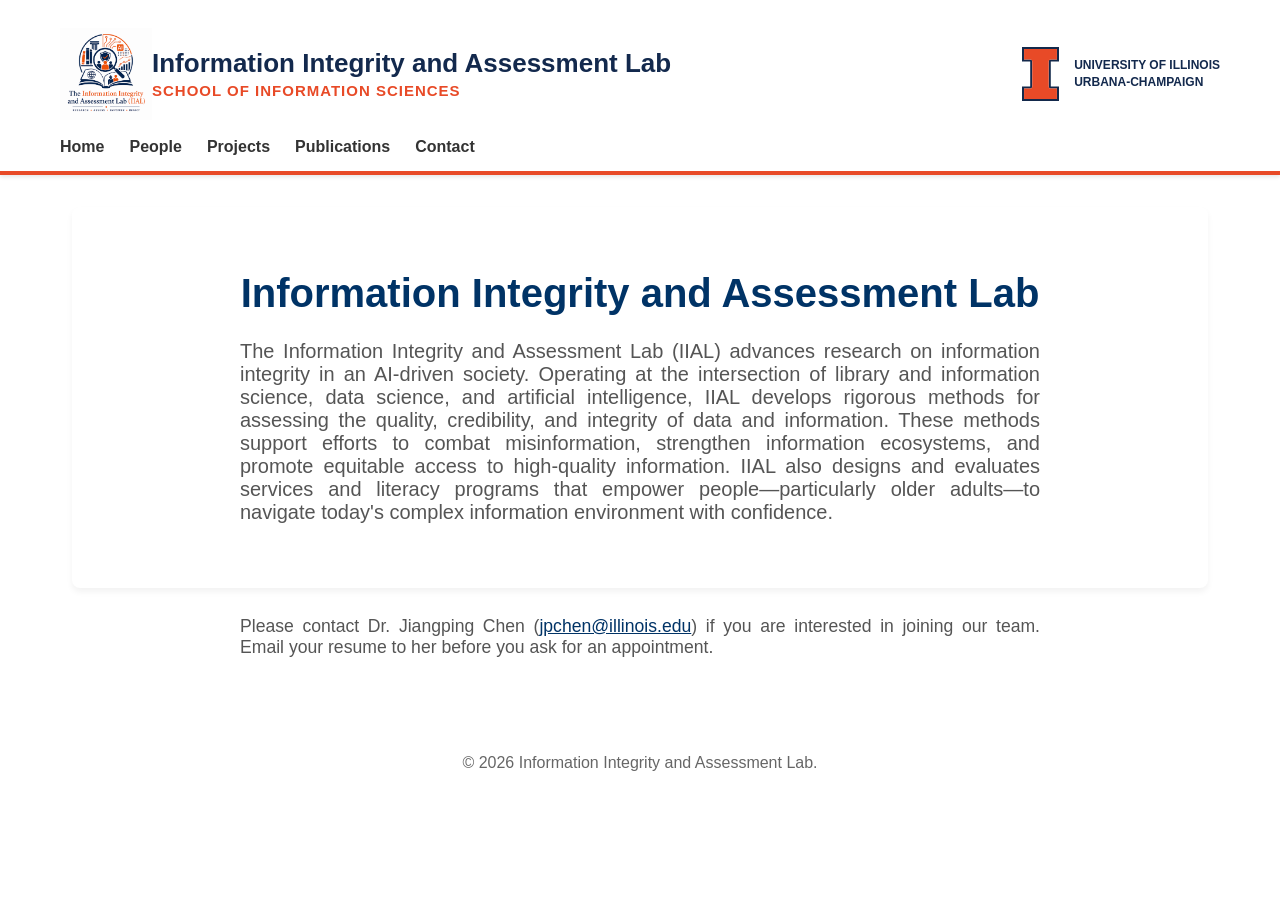
<file: html/index.html>
<!DOCTYPE html>
<html lang="en">
<head>
    <meta charset="UTF-8">
    <base target="_blank">
    <meta name="viewport" content="width=device-width, initial-scale=1.0">
    <title>Information Integrity and Assessment Lab</title>
    <link rel="stylesheet" href="assets/css/main.css">
</head>
<body data-page="home">
    <div data-header></div>

    <main>
        <div class="hero">
            <h1>Information Integrity and Assessment Lab</h1>
            <p class="lab-statement">The Information Integrity and Assessment Lab (IIAL) advances research on information integrity in an AI-driven society. Operating at the intersection of library and information science, data science, and artificial intelligence, IIAL develops rigorous methods for assessing the quality, credibility, and integrity of data and information. These methods support efforts to combat misinformation, strengthen information ecosystems, and promote equitable access to high-quality information. IIAL also designs and evaluates services and literacy programs that empower people—particularly older adults—to navigate today's complex information environment with confidence.</p>
        </div>

        <div class="recruit-info">
            Please contact Dr. Jiangping Chen (<a href="mailto:jpchen@illinois.edu">jpchen@illinois.edu</a>) if you are interested in joining our team. Email your resume to her before you ask for an appointment.
        </div>
    </main>

    <div data-footer></div>

    <script src="assets/js/main-header.js" defer></script>
</body>
</html>
</file>
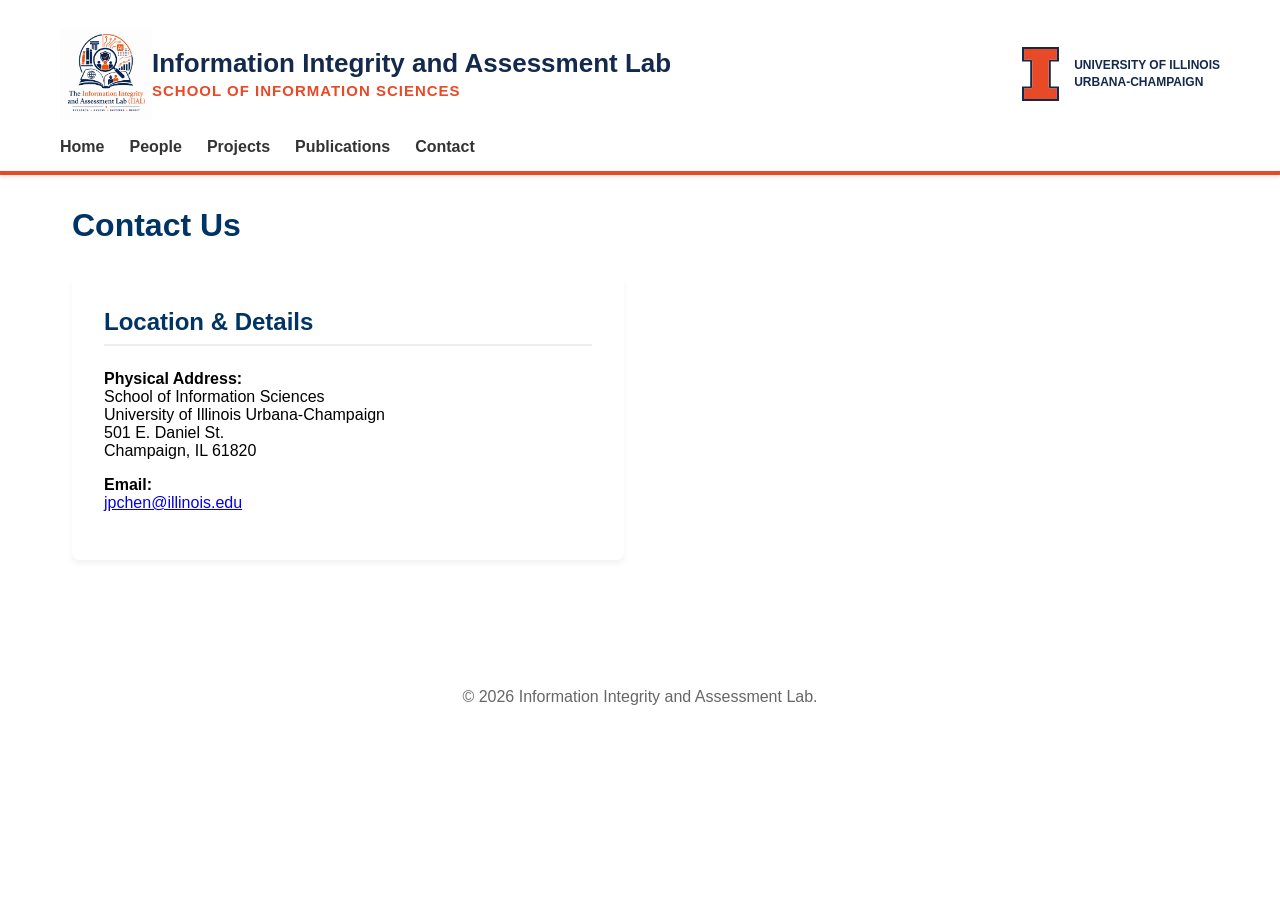
<file: html/contact.html>
<!DOCTYPE html>
<html lang="en">
<head>
    <meta charset="UTF-8">
    <base target="_blank">
    <meta name="viewport" content="width=device-width, initial-scale=1.0">
    <title>Contact - Information Integrity and Assessment Lab</title>
    <link rel="stylesheet" href="assets/css/main.css">
</head>
<body data-page="contact">
    <div data-header></div>

    <main>
        <h1>Contact Us</h1>

        <div class="contact-grid">
            <section class="contact-info">
                <h2>Location & Details</h2>
                <p><strong>Physical Address:</strong><br>
                School of Information Sciences<br>
                University of Illinois Urbana-Champaign<br>
                501 E. Daniel St.<br>
                Champaign, IL 61820</p>

                <p><strong>Email:</strong><br>
                <a href="mailto:jpchen@illinois.edu">jpchen@illinois.edu</a></p>
            </section>
        </div>
    </main>

    <div data-footer></div>
    <script src="assets/js/main-header.js" defer></script>
</body>
</html>
</file>
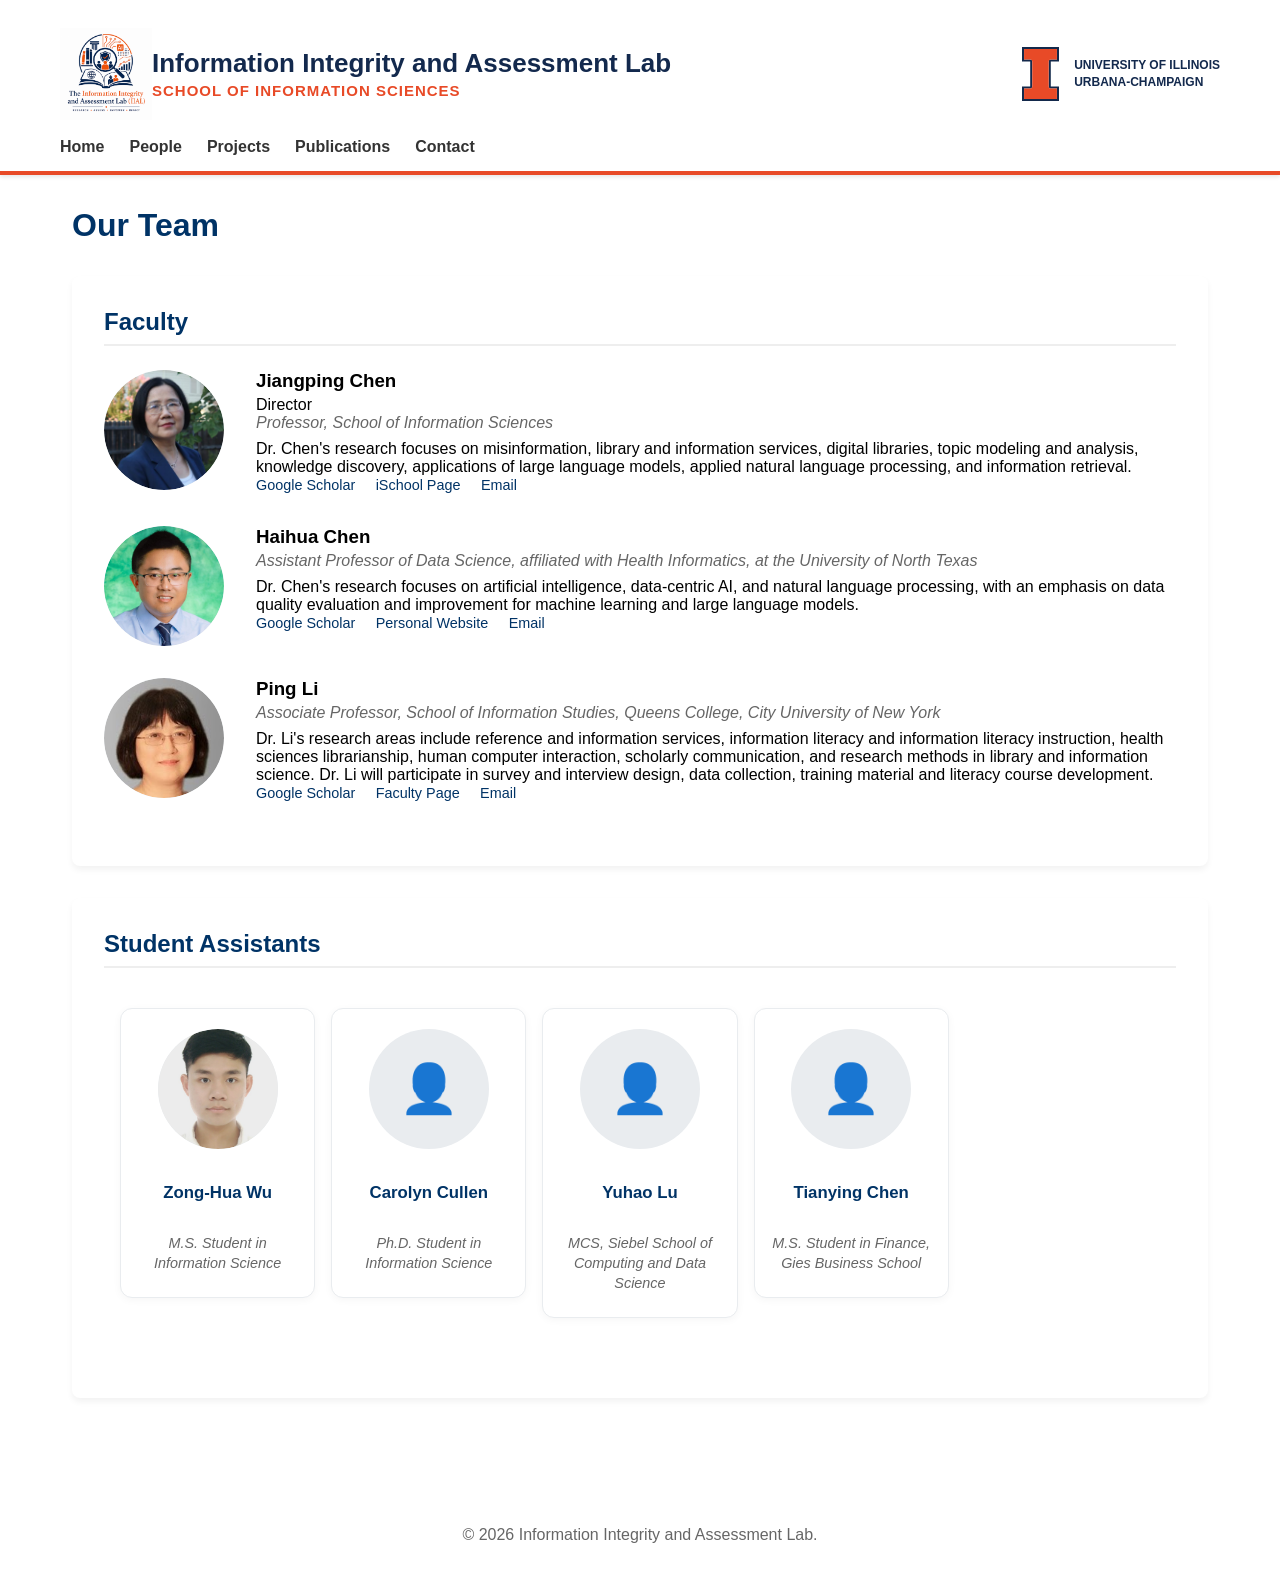
<file: html/people.html>
<!DOCTYPE html>
<html lang="en">
<head>
    <meta charset="UTF-8">
    <base target="_blank">
    <meta name="viewport" content="width=device-width, initial-scale=1.0">
    <title>People - Information Integrity and Assessment Lab</title>
    <link rel="stylesheet" href="assets/css/main.css">
</head>
<body data-page="people">
    <div data-header></div>

    <main>
        <h1>Our Team</h1>

        <section>
            <h2>Faculty</h2>
            <div class="person-card">
                <div class="avatar"><img src="assets/images/people/jiangping-chen.jpg" alt="Jiangping Chen"></div>
                <div class="person-info">
                    <h3>Jiangping Chen</h3>
                    <div class="person-role">Director</div>
                    <span class="person-title">Professor, School of Information Sciences</span>
                    <p>Dr. Chen's research focuses on misinformation, library and information services, digital libraries, topic modeling and analysis, knowledge discovery, applications of large language models, applied natural language processing, and information retrieval.</p>
                    <div class="person-links">
                        <a href="https://scholar.google.com/citations?user=IVbpY4kAAAAJ&hl=en">Google Scholar</a>
                        <a href="https://ischool.illinois.edu/people/jiangping-chen">iSchool Page</a>
                        <a href="mailto:jpchen@illinois.edu">Email</a>
                    </div>
                </div>
            </div>
            <div class="person-card">
                <div class="avatar"><img src="assets/images/people/haihua-chen.jpg" alt="Haihua Chen"></div>
                <div class="person-info">
                    <h3>Haihua Chen</h3>
                    <span class="person-title">Assistant Professor of Data Science, affiliated with Health Informatics, at the University of North Texas</span>
                    <p>Dr. Chen's research focuses on artificial intelligence, data-centric AI, and natural language processing, with an emphasis on data quality evaluation and improvement for machine learning and large language models.</p>
                    <div class="person-links">
                        <a href="https://scholar.google.com/citations?user=URmnWAQAAAAJ&hl=en&oi=ao">Google Scholar</a>
                        <a href="https://haihua0913.github.io/">Personal Website</a>
                        <a href="mailto:haihua.chen@unt.edu">Email</a>
                    </div>
                </div>
            </div>
            <div class="person-card">
                <div class="avatar"><img src="assets/images/people/ping-li.jpg" alt="Ping Li"></div>
                <div class="person-info">
                    <h3>Ping Li</h3>
                    <span class="person-title">Associate Professor, School of Information Studies, Queens College, City University of New York</span>
                    <p>Dr. Li's research areas include reference and information services, information literacy and information literacy instruction, health sciences librarianship, human computer interaction, scholarly communication, and research methods in library and information science. Dr. Li will participate in survey and interview design, data collection, training material and literacy course development.</p>
                    <div class="person-links">
                        <a href="https://scholar.google.com/citations?user=URmnWAQAAAAJ&hl=en&oi=ao">Google Scholar</a>
                        <a href="https://sites.google.com/view/qcsis/people/faculty/research-faculty/ping-li">Faculty Page</a>
                        <a href="mailto:Ping.Li@qc.cuny.edu">Email</a>
                    </div>
                </div>
            </div>
        </section>

        <section>
            <h2>Student Assistants</h2>
            <table class="student-assistants-table">
                <tr>
                    <td>
                        <div class="person-card student-card">
                            <div class="avatar"><img src="assets/images/people/zong-hua-wu.jpg" alt="Zong-Hua Wu"></div>
                            <div class="student-name"><a href="#">Zong-Hua Wu</a></div>
                            <div class="student-title">M.S. Student in Information Science</div>
                        </div>
                    </td>
                    <td>
                        <div class="person-card student-card">
                            <div class="avatar">👤</div>
                            <div class="student-name"><a href="#">Carolyn Cullen</a></div>
                            <div class="student-title">Ph.D. Student in Information Science</div>
                        </div>
                    </td>
                    <td>
                        <div class="person-card student-card">
                            <div class="avatar">👤</div>
                            <div class="student-name"><a href="#">Yuhao Lu</a></div>
                            <div class="student-title">MCS, Siebel School of Computing and Data Science</div>
                        </div>
                    </td>
                    <td>
                        <div class="person-card student-card">
                            <div class="avatar">👤</div>
                            <div class="student-name"><a href="#">Tianying Chen</a></div>
                            <div class="student-title">M.S. Student in Finance, Gies Business School</div>
                        </div>
                    </td>
                    <td class="student-table-spacer" aria-hidden="true"></td>
                </tr>
            </table>
        </section>

        <!-- <section>
            <h2>Alumni</h2>
            <ul>
                <li><strong>Bob</strong> ...</li>
            </ul>
        </section> -->
    </main>

    <div data-footer></div>

    <script src="assets/js/main-header.js" defer></script>
</body>
</html>
</file>
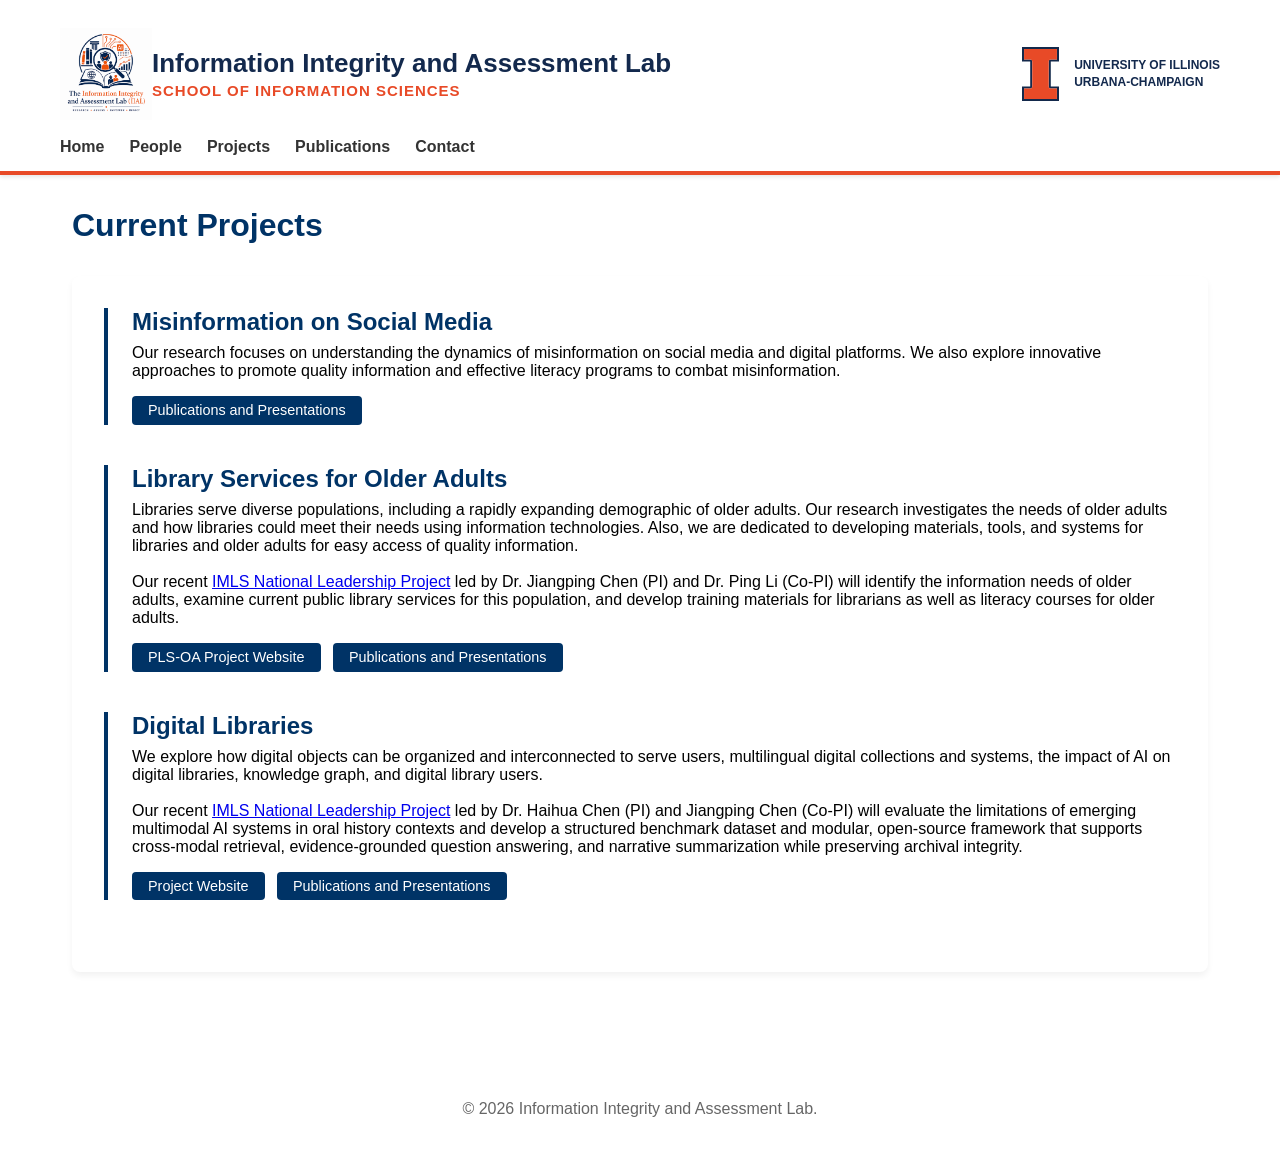
<file: html/projects.html>
<!DOCTYPE html>
<html lang="en">
<head>
    <meta charset="UTF-8">
    <base target="_blank">
    <meta name="viewport" content="width=device-width, initial-scale=1.0">
    <title>Projects - Information Integrity and Assessment Lab</title>
    <link rel="stylesheet" href="assets/css/main.css">
</head>
<body data-page="projects">
    <div data-header></div>

    <main>
        <h1>Current Projects</h1>

        <section>
            <div class="project-card">
                <h2>Misinformation on Social Media</h2>
                <p>Our research focuses on understanding the dynamics of misinformation on social media and digital platforms. We also explore innovative approaches to promote quality information and effective literacy programs to combat misinformation.</p>
                <div class="project-links">
                    <a href="publications.html#misinformation" class="btn">Publications and Presentations</a>
                </div>
            </div>

            <div class="project-card">
                <h2>Library Services for Older Adults</h2>
                <p>
                    Libraries serve diverse populations, including a rapidly expanding demographic of older adults. Our research investigates the needs of older adults and how libraries could meet their needs using information technologies. Also, we are dedicated to developing materials, tools, and systems for libraries and older adults for easy access of quality information.
                    <br><br>
                    Our recent <a href="https://www.imls.gov/grants/awarded/lg-260199-ols-26">IMLS National Leadership Project</a> led by Dr. Jiangping Chen (PI) and Dr. Ping Li (Co-PI) will identify the information needs of older adults, examine current public library services for this population, and develop training materials for librarians as well as literacy courses for older adults.
                </p>
                <div class="project-links">
                    <a href="https://iial.ischool.illinois.edu/pls-oa/" class="btn">PLS-OA Project Website</a>
                    <a href="publications.html#library-information-services" class="btn">Publications and Presentations</a>
                </div>
            </div>

            <div class="project-card">
                <h2>Digital Libraries</h2>
                <p>
                    We explore how digital objects can be organized and interconnected to serve users, multilingual digital collections and systems, the impact of AI on digital libraries, knowledge graph, and digital library users.
                    <br><br>
                    Our recent <a href="https://www.imls.gov/grants/awarded/lg-259721-ols-26">IMLS National Leadership Project</a> led by Dr. Haihua Chen (PI) and Jiangping Chen (Co-PI) will evaluate the limitations of emerging multimodal AI systems in oral history contexts and develop a structured benchmark dataset and modular, open-source framework that supports cross-modal retrieval, evidence-grounded question answering, and narrative summarization while preserving archival integrity.
                </p>
                <div class="project-links">
                    <a href="#" class="btn">Project Website</a>
                    <a href="publications.html#digital-libraries" class="btn">Publications and Presentations</a>
                </div>
            </div>
        </section>
    </main>

    <div data-footer></div>

    <script src="assets/js/main-header.js" defer></script>
</body>
</html>
</file>
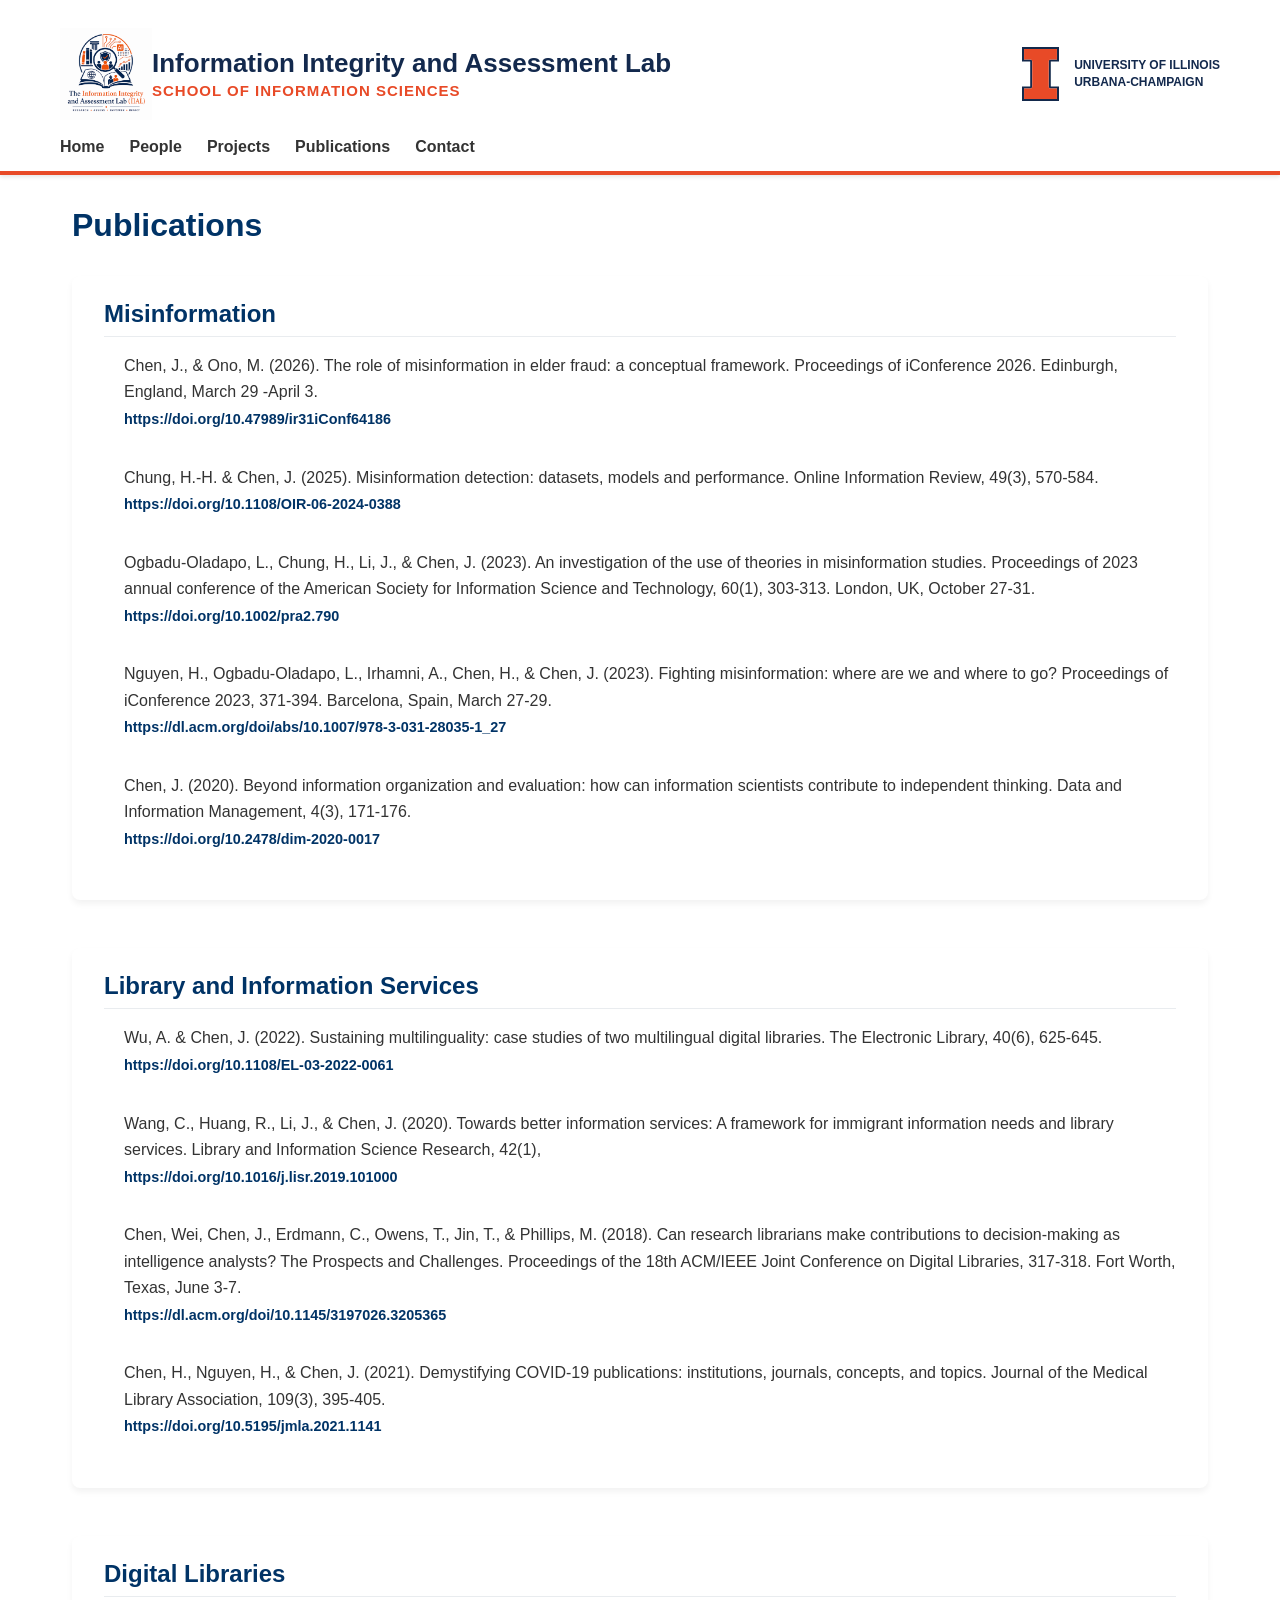
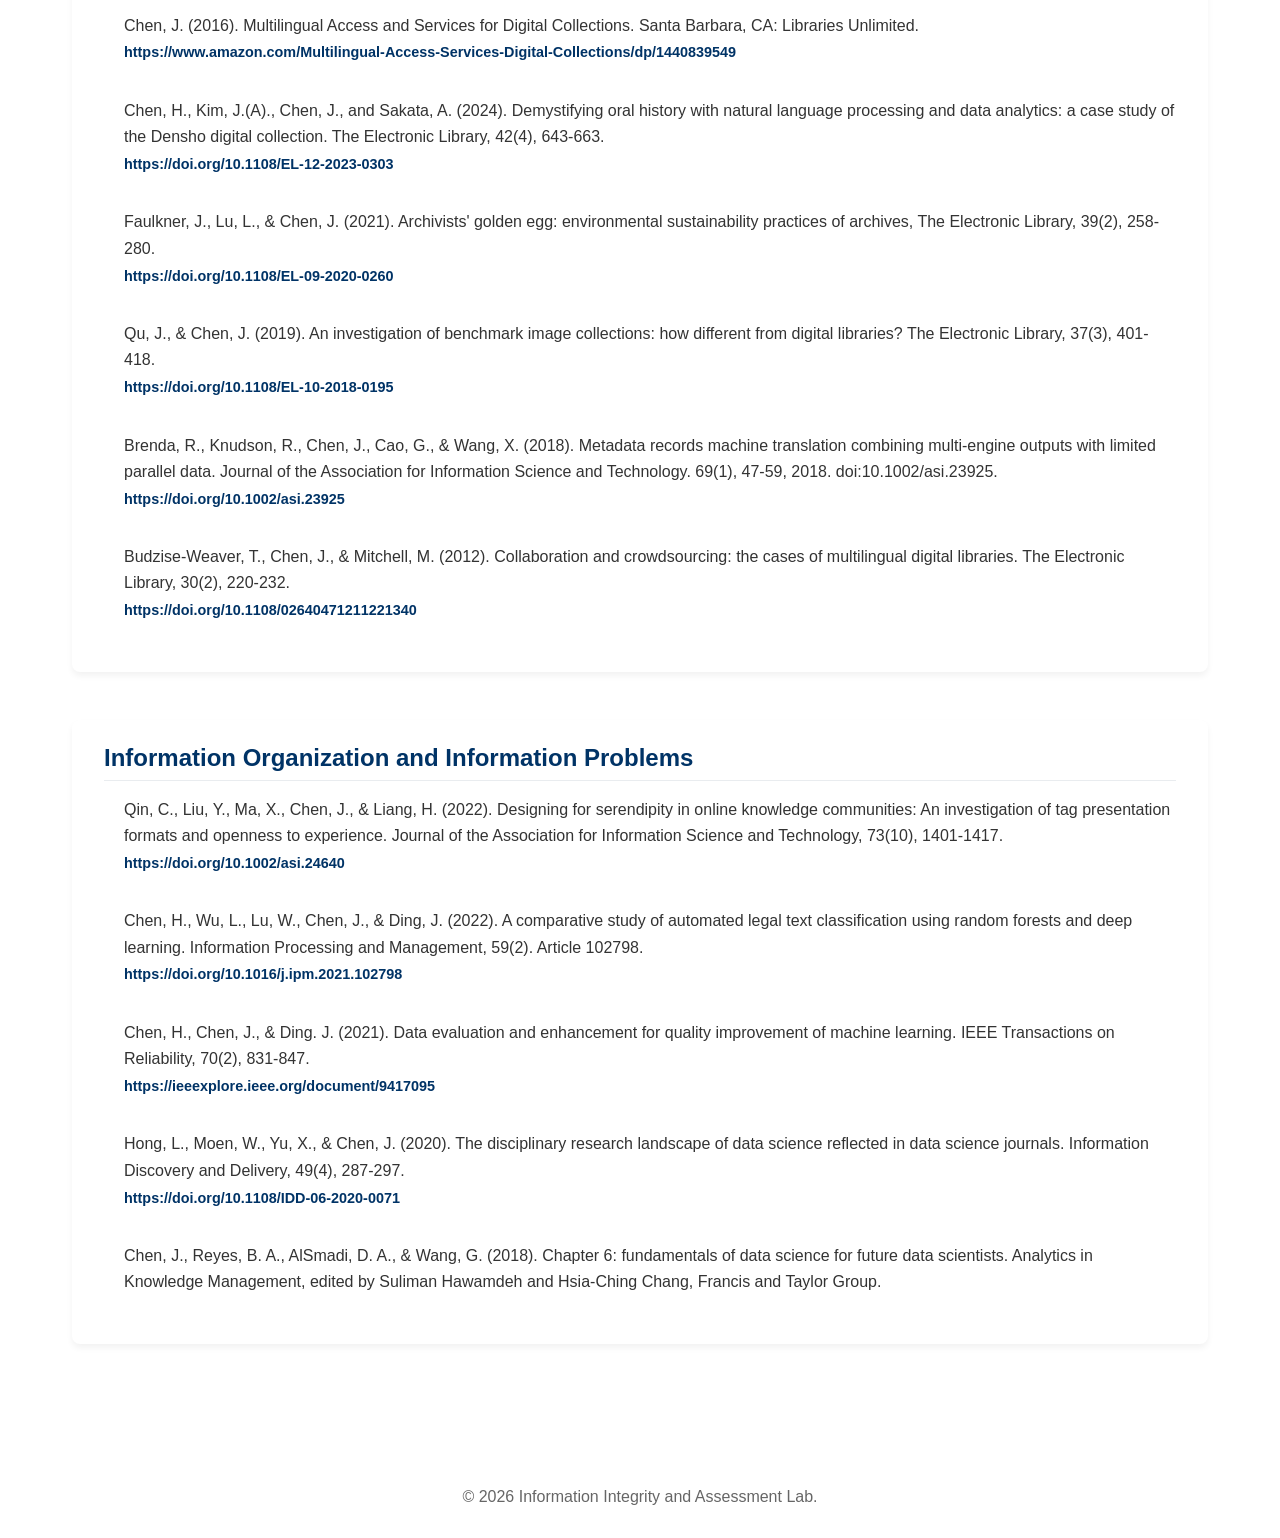
<file: html/publications.html>
<!DOCTYPE html>
<html lang="en">
<head>
    <meta charset="UTF-8">
    <base target="_blank">
    <meta name="viewport" content="width=device-width, initial-scale=1.0">
    <title>Publications - Information Integrity and Assessment Lab</title>
    <link rel="stylesheet" href="assets/css/main.css">
</head>
<body data-page="publications">
    <div data-header></div>

    <main>
        <h1>Publications</h1>

        <section id="misinformation" class="pub-category">
            <h2>Misinformation</h2>
            <ul class="pub-list">
                <li><article class="pub-content">
                    <p class="pub-citation">Chen, J., & Ono, M. (2026). The role of misinformation in elder fraud: a conceptual framework. Proceedings of iConference 2026. Edinburgh, England, March 29 -April 3.</p>
                    <a class="pub-link" href="https://doi.org/10.47989/ir31iConf64186">https://doi.org/10.47989/ir31iConf64186</a>
                </article></li>
                <li><article class="pub-content">
                    <p class="pub-citation">Chung, H.-H. & Chen, J. (2025). Misinformation detection: datasets, models and performance. Online Information Review, 49(3), 570-584.</p>
                    <a class="pub-link" href="https://doi.org/10.1108/OIR-06-2024-0388">https://doi.org/10.1108/OIR-06-2024-0388</a>
                </article></li>
                <li><article class="pub-content">
                    <p class="pub-citation">Ogbadu-Oladapo, L., Chung, H., Li, J., & Chen, J. (2023). An investigation of the use of theories in misinformation studies. Proceedings of 2023 annual conference of the American Society for Information Science and Technology, 60(1), 303-313. London, UK, October 27-31.</p>
                    <a class="pub-link" href="https://doi.org/10.1002/pra2.790">https://doi.org/10.1002/pra2.790</a>
                </article></li>
                <li><article class="pub-content">
                    <p class="pub-citation">Nguyen, H., Ogbadu-Oladapo, L., Irhamni, A., Chen, H., & Chen, J. (2023). Fighting misinformation: where are we and where to go? Proceedings of iConference 2023, 371-394. Barcelona, Spain, March 27-29.</p>
                    <a class="pub-link" href="https://dl.acm.org/doi/abs/10.1007/978-3-031-28035-1_27">https://dl.acm.org/doi/abs/10.1007/978-3-031-28035-1_27</a>
                </article></li>
                <li><article class="pub-content">
                    <p class="pub-citation">Chen, J. (2020). Beyond information organization and evaluation: how can information scientists contribute to independent thinking. Data and Information Management, 4(3), 171-176.</p>
                    <a class="pub-link" href="https://doi.org/10.2478/dim-2020-0017">https://doi.org/10.2478/dim-2020-0017</a>
                </article></li>
            </ul>
        </section>

        <section id="library-information-services" class="pub-category">
            <h2>Library and Information Services</h2>
            <ul class="pub-list">
                <li><article class="pub-content">
                    <p class="pub-citation">Wu, A. & Chen, J. (2022). Sustaining multilinguality: case studies of two multilingual digital libraries. The Electronic Library, 40(6), 625-645.</p>
                    <a class="pub-link" href="https://doi.org/10.1108/EL-03-2022-0061">https://doi.org/10.1108/EL-03-2022-0061</a>
                </article></li>
                <li><article class="pub-content">
                    <p class="pub-citation">Wang, C., Huang, R., Li, J., & Chen, J. (2020). Towards better information services: A framework for immigrant information needs and library services. Library and Information Science Research, 42(1),</p>
                    <a class="pub-link" href="https://doi.org/10.1016/j.lisr.2019.101000">https://doi.org/10.1016/j.lisr.2019.101000</a>
                </article></li>
                <li><article class="pub-content">
                    <p class="pub-citation">Chen, Wei, Chen, J., Erdmann, C., Owens, T., Jin, T., & Phillips, M. (2018). Can research librarians make contributions to decision-making as intelligence analysts? The Prospects and Challenges. Proceedings of the 18th ACM/IEEE Joint Conference on Digital Libraries, 317-318. Fort Worth, Texas, June 3-7.</p>
                    <a class="pub-link" href="https://dl.acm.org/doi/10.1145/3197026.3205365">https://dl.acm.org/doi/10.1145/3197026.3205365</a>
                </article></li>
                <li><article class="pub-content">
                    <p class="pub-citation">Chen, H., Nguyen, H., & Chen, J. (2021). Demystifying COVID-19 publications: institutions, journals, concepts, and topics. Journal of the Medical Library Association, 109(3), 395-405.</p>
                    <a class="pub-link" href="https://doi.org/10.5195/jmla.2021.1141">https://doi.org/10.5195/jmla.2021.1141</a>
                </article></li>
            </ul>
        </section>

        <section id="digital-libraries" class="pub-category">
            <h2>Digital Libraries</h2>
            <ul class="pub-list">
                <li><article class="pub-content">
                    <p class="pub-citation">Chen, J. (2016). Multilingual Access and Services for Digital Collections. Santa Barbara, CA: Libraries Unlimited.</p>
                    <a class="pub-link" href="https://www.amazon.com/Multilingual-Access-Services-Digital-Collections/dp/1440839549">https://www.amazon.com/Multilingual-Access-Services-Digital-Collections/dp/1440839549</a>
                </article></li>
                <li><article class="pub-content">
                    <p class="pub-citation">Chen, H., Kim, J.(A)., Chen, J., and Sakata, A. (2024). Demystifying oral history with natural language processing and data analytics: a case study of the Densho digital collection. The Electronic Library, 42(4), 643-663.</p>
                    <a class="pub-link" href="https://doi.org/10.1108/EL-12-2023-0303">https://doi.org/10.1108/EL-12-2023-0303</a>
                </article></li>
                <li><article class="pub-content">
                    <p class="pub-citation">Faulkner, J., Lu, L., & Chen, J. (2021). Archivists' golden egg: environmental sustainability practices of archives, The Electronic Library, 39(2), 258-280.</p>
                    <a class="pub-link" href="https://doi.org/10.1108/EL-09-2020-0260">https://doi.org/10.1108/EL-09-2020-0260</a>
                </article></li>
                <li><article class="pub-content">
                    <p class="pub-citation">Qu, J., & Chen, J. (2019). An investigation of benchmark image collections: how different from digital libraries? The Electronic Library, 37(3), 401-418.</p>
                    <a class="pub-link" href="https://doi.org/10.1108/EL-10-2018-0195">https://doi.org/10.1108/EL-10-2018-0195</a>
                </article></li>
                <li><article class="pub-content">
                    <p class="pub-citation">Brenda, R., Knudson, R., Chen, J., Cao, G., & Wang, X. (2018). Metadata records machine translation combining multi-engine outputs with limited parallel data. Journal of the Association for Information Science and Technology. 69(1), 47-59, 2018. doi:10.1002/asi.23925.</p>
                    <a class="pub-link" href="https://doi.org/10.1002/asi.23925">https://doi.org/10.1002/asi.23925</a>
                </article></li>
                <li><article class="pub-content">
                    <p class="pub-citation">Budzise-Weaver, T., Chen, J., & Mitchell, M. (2012). Collaboration and crowdsourcing: the cases of multilingual digital libraries. The Electronic Library, 30(2), 220-232.</p>
                    <a class="pub-link" href="https://doi.org/10.1108/02640471211221340">https://doi.org/10.1108/02640471211221340</a>
                </article></li>
            </ul>
        </section>

        <section class="pub-category">
            <h2>Information Organization and Information Problems</h2>
            <ul class="pub-list">
                <li><article class="pub-content">
                    <p class="pub-citation">Qin, C., Liu, Y., Ma, X., Chen, J., & Liang, H. (2022). Designing for serendipity in online knowledge communities: An investigation of tag presentation formats and openness to experience. Journal of the Association for Information Science and Technology, 73(10), 1401-1417.</p>
                    <a class="pub-link" href="https://doi.org/10.1002/asi.24640">https://doi.org/10.1002/asi.24640</a>
                </article></li>
                <li><article class="pub-content">
                    <p class="pub-citation">Chen, H., Wu, L., Lu, W., Chen, J., & Ding, J. (2022). A comparative study of automated legal text classification using random forests and deep learning. Information Processing and Management, 59(2). Article 102798.</p>
                    <a class="pub-link" href="https://doi.org/10.1016/j.ipm.2021.102798">https://doi.org/10.1016/j.ipm.2021.102798</a>
                </article></li>
                <li><article class="pub-content">
                    <p class="pub-citation">Chen, H., Chen, J., & Ding. J. (2021). Data evaluation and enhancement for quality improvement of machine learning. IEEE Transactions on Reliability, 70(2), 831-847.</p>
                    <a class="pub-link" href="https://ieeexplore.ieee.org/document/9417095">https://ieeexplore.ieee.org/document/9417095</a>
                </article></li>
                <li><article class="pub-content">
                    <p class="pub-citation">Hong, L., Moen, W., Yu, X., & Chen, J. (2020). The disciplinary research landscape of data science reflected in data science journals. Information Discovery and Delivery, 49(4), 287-297.</p>
                    <a class="pub-link" href="https://doi.org/10.1108/IDD-06-2020-0071">https://doi.org/10.1108/IDD-06-2020-0071</a>
                </article></li>
                <li><article class="pub-content">
                    <p class="pub-citation">Chen, J., Reyes, B. A., AlSmadi, D. A., & Wang, G. (2018). Chapter 6: fundamentals of data science for future data scientists. Analytics in Knowledge Management, edited by Suliman Hawamdeh and Hsia-Ching Chang, Francis and Taylor Group.</p>
                </article></li>
            </ul>
        </section>
    </main>

    <div data-footer></div>

    <script src="assets/js/main-header.js" defer></script>
</body>
</html>
</file>
<file: html/assets/css/main.css>
:root {
    --primary-color: #003366;
    --secondary-color: #00509e;
    --text-color: #333333;
    --bg-color: #f8f9fa;
    --nav-bg: #ffffff;
    --border-color: #e9ecef;
}

* {
    box-sizing: border-box;
    margin: 0;
    padding: 0;
}

body {
    font-family: -apple-system, BlinkMacSystemFont, "Segoe UI", Roboto, Helvetica, Arial, sans-serif;
}

.container {
    max-width: 1200px;
    margin: 0 auto;
    padding: 0 20px;
}

/* Main Header Base */
.main-header {
    background-color: #FFFFFF;
    border-bottom: 4px solid #E84A27; /* Illini Orange */
    box-shadow: 0 2px 4px rgba(0,0,0,0.1);
    position: relative;
}

/* Header Branding Container */
.header-branding-container {
    display: flex;
    justify-content: space-between;
    align-items: center;
    padding: 28px 20px 18px 20px;
}

/* Left Side: Lab Branding */
.site-branding {
    display: flex;
    align-items: center;
    max-width: 62%;
}

.logo-link {
    text-decoration: none;
    color: #13294D; /* Illini Blue */
    display: flex;
    align-items: center;
    gap: 16px;
}

.logo {
    width: 92px;
    height: auto;
    flex-shrink: 0;
    display: block;
}

.branding-text {
    display: flex;
    flex-direction: column;
    min-width: 0;
}

.lab-title {
    font-size: 26px;
    font-weight: 700;
    margin-bottom: 4px;
    line-height: 1.15;
    color: #13294D;
}

.lab-subtitle {
    font-size: 15px;
    color: #E84A27; 
    text-transform: uppercase;
    letter-spacing: 1px;
    font-weight: 600;
}

/* School link styling */
.school-link {
    color: #E84A27;
    text-decoration: none;
    font-size: 15px;
    text-transform: uppercase;
    letter-spacing: 1px;
    font-weight: 600;
}

.school-link:hover,
.school-link:focus {
    text-decoration: underline;
}

/* Right Side: University Branding */
.uni-branding {
    display: flex;
    align-items: center;
}

.uni-link {
    color: #13294D;
    text-decoration: none;
    display: flex;
    align-items: center;
    gap: 15px;
    text-align: left;
    font-weight: 700;
    font-size: 12px;
    text-transform: uppercase;
    line-height: 1.4;
}

.uni-text {
    white-space: nowrap;
}

.block-i {
    height: 54px; 
    width: auto;
}

/* Navigation Container */
.nav-container {
    display: flex;
    padding: 0 20px 15px 20px;
}

.main-nav {
    width: 100%;
}

/* Navigation Links */
.nav-links {
    list-style: none;
    display: flex;
    gap: 25px;
}

.nav-links a {
    text-decoration: none;
    color: #333333;
    font-weight: 600;
    font-size: 16px;
    transition: color 0.3s ease;
}

.nav-links a:hover {
    color: #E84A27;
}

/* Mobile Toggle */
.mobile-toggle {
    display: none;
    background: none;
    border: none;
    font-size: 28px;
    color: #13294D;
    cursor: pointer;
}

/* Responsive Design */
@media (max-width: 992px) {
    .header-branding-container {
        flex-direction: column;
        align-items: flex-start;
        gap: 20px;
    }

    .site-branding {
        max-width: 100%;
    }

    .uni-link {
        text-align: left;
        flex-direction: row;
        justify-content: flex-start;
    }

    .mobile-toggle {
        display: block;
        position: absolute;
        top: 25px;
        right: 20px;
    }

    .nav-links {
        display: none;
        flex-direction: column;
        width: 100%;
        gap: 15px;
        margin-top: 10px;
    }

    .nav-links.active {
        display: flex;
    }
}

main {
    max-width: 1200px;
    margin: 0 auto;
    padding: 2rem;
}

section {
    background-color: white;
    padding: 2rem;
    border-radius: 8px;
    box-shadow: 0 4px 6px rgba(0, 0, 0, 0.05);
    margin-bottom: 2rem;
}

h1 {
    color: var(--primary-color);
    margin-bottom: 2rem;
}

h2 {
    color: var(--primary-color);
    margin-bottom: 1.5rem;
    border-bottom: 2px solid #eee;
    padding-bottom: 0.5rem;
}

.student-assistants-table {
    width: 100%;
    border-collapse: separate;
    border-spacing: 1rem;
    table-layout: fixed;
}

.student-assistants-table td {
    width: 25%;
    text-align: center;
    vertical-align: top;
    padding: 0;
}

.student-table-spacer {
    background: transparent;
    border: none;
    padding: 0;
}

.student-card {
    display: flex;
    flex-direction: column;
    align-items: center;
    justify-content: center;
    text-align: center;
    gap: 0.5rem;
    min-height: 220px;
    padding: 1.25rem 0.75rem;
    border: 1px solid var(--border-color);
    border-radius: 12px;
    background: #fff;
    box-shadow: 0 2px 8px rgba(0, 0, 0, 0.04);
    margin: 0 auto;
    width: 100%;
    max-width: 220px;
}

.student-name {
    color: var(--primary-color);
    font-weight: 600;
    font-size: 1.05rem;
    line-height: 1.4;
    text-align: center;
    width: 100%;
}

.student-title {
    color: #666;
    font-style: italic;
    font-size: 0.9rem;
    line-height: 1.4;
    text-align: center;
    width: 100%;
    display: block;
    margin-bottom: 0.25rem;
}

.student-name + .student-title {
    margin-top: -0.25rem;
}

.student-name a {
    color: inherit;
    text-decoration: none;
}

.student-name a:hover,
.student-name a:focus {
    text-decoration: underline;
}

footer {
    text-align: center;
    padding: 2rem;
    color: #666;
    margin-top: 2rem;
}

.hero {
    background-color: white;
    padding: 4rem 3rem;
    border-radius: 8px;
    box-shadow: 0 4px 6px rgba(0, 0, 0, 0.05);
    margin-bottom: 3rem;
    text-align: center;
}

.hero h1 {
    color: var(--primary-color);
    font-size: 2.5rem;
    margin-bottom: 1.5rem;
}

.hero p {
    font-size: 1.25rem;
    max-width: 800px;
    margin: 0 auto;
    color: #555;
}

.hero .lab-statement {
    text-align: justify;
    text-justify: inter-word;
}

.recruit-info {
    font-size: 1.1rem;
    max-width: 800px;
    margin: -1.25rem auto 0;
    color: #555;
    text-align: justify;
    text-justify: inter-word;
}

.recruit-info a {
    color: var(--primary-color);
}

.contact-grid {
    display: grid;
    grid-template-columns: 1fr 1fr;
    gap: 2rem;
}

.contact-info p {
    margin-bottom: 1rem;
}

.person-card {
    display: flex;
    gap: 2rem;
    margin-bottom: 2rem;
    align-items: flex-start;
}

.avatar {
    width: 120px;
    height: 120px;
    background-color: var(--border-color);
    border-radius: 50%;
    display: flex;
    align-items: center;
    justify-content: center;
    color: #adb5bd;
    font-size: 3rem;
    flex-shrink: 0;
    margin: 0 auto;
    overflow: hidden;
}

.avatar img {
    width: 100%;
    height: 100%;
    object-fit: cover;
    border-radius: 50%;
    display: block;
}

.person-info h3 {
    margin-bottom: 0.25rem;
}

.person-title {
    color: #666;
    font-style: italic;
    margin-bottom: 0.5rem;
    display: block;
}

.person-links a {
    color: var(--primary-color);
    text-decoration: none;
    margin-right: 1rem;
    font-size: 0.9rem;
}

.person-links a:hover {
    text-decoration: underline;
}

.project-card {
    border-left: 4px solid var(--primary-color);
    padding-left: 1.5rem;
    margin-bottom: 2.5rem;
}

.project-card h2 {
    color: var(--primary-color);
    margin-bottom: 0.5rem;
    border: none;
    padding: 0;
}

.sponsor {
    display: inline-block;
    background-color: var(--border-color);
    padding: 0.2rem 0.6rem;
    border-radius: 4px;
    font-size: 0.85rem;
    font-weight: bold;
    color: #495057;
    margin-bottom: 1rem;
}

.project-links {
    margin-top: 1rem;
}

.btn {
    display: inline-block;
    padding: 0.4rem 1rem;
    background-color: var(--primary-color);
    color: white;
    text-decoration: none;
    border-radius: 4px;
    font-size: 0.9rem;
    margin-right: 0.5rem;
}

.btn:hover {
    background-color: #002244;
}

.btn-outline {
    background-color: transparent;
    border: 1px solid var(--primary-color);
    color: var(--primary-color);
}

.btn-outline:hover {
    background-color: var(--primary-color);
    color: white;
}

.pub-category {
    margin-bottom: 3rem;
    padding-top: 1.5rem;
}

.pub-category h2 {
    margin-bottom: 0.5rem;
    padding-bottom: 0;
    border: 0;
}

.pub-list {
    padding: 0;
    margin: 0;
    border-top: 1px solid var(--border-color);
    list-style: none;
}

.pub-content {
    margin: 0;
    padding: 1rem 0 1rem 1.25rem;
    font-size: 1rem;
    line-height: 1.65;
}

.pub-citation {
    color: var(--text-color);
}

.pub-link {
    display: inline-block;
    margin-top: 0.15rem;
    color: var(--primary-color);
    font-size: 0.9rem;
    font-weight: 700;
    text-decoration: none;
}

.pub-link:hover,
.pub-link:focus {
    color: #E84A27;
    text-decoration: underline;
}

@media (max-width: 768px) {
    nav {
        flex-direction: column;
        gap: 1rem;
    }

    .nav-links {
        gap: 1rem;
        flex-wrap: wrap;
        justify-content: center;
    }

    .contact-grid {
        grid-template-columns: 1fr;
    }

    .person-card {
        flex-direction: column;
        gap: 1rem;
        align-items: center;
        text-align: center;
    }
}
</file>
